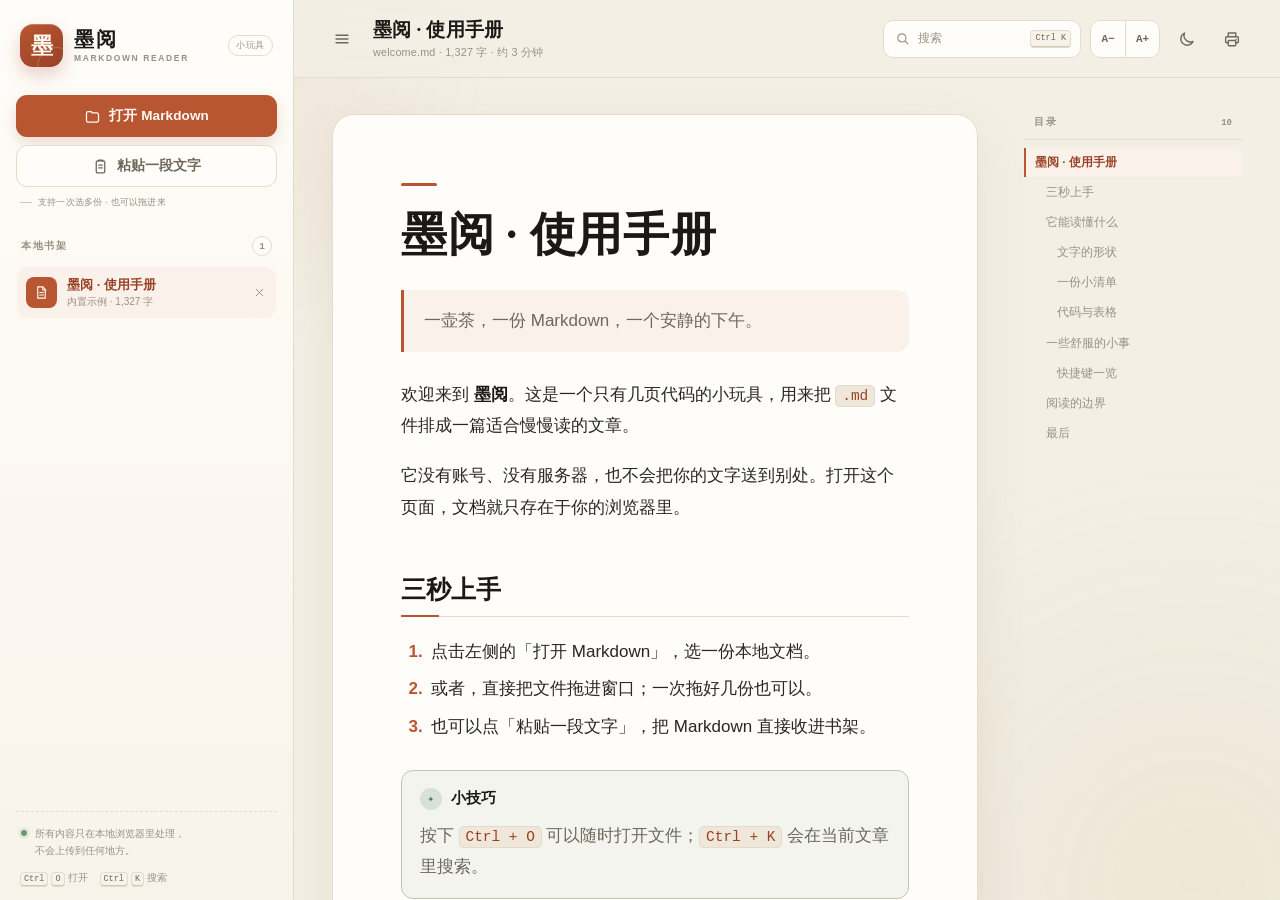
<file: demo/index.html>
<!DOCTYPE html>
<html lang="zh-CN" data-theme="light">
<head>
  <meta charset="UTF-8">
  <meta name="viewport" content="width=device-width, initial-scale=1">
  <meta name="theme-color" content="#f6f1e7">
  <meta name="description" content="墨阅：一个可以揣进口袋的 Markdown 阅读器。本地打开、拖拽或粘贴 Markdown，安静地读完。">
  <link rel="icon" href="favicon.svg" type="image/svg+xml">
  <title>墨阅 · 一个 Markdown 小玩具</title>
  <script>
    (function () {
      try {
        var saved = JSON.parse(localStorage.getItem('moyue.state.v1') || 'null');
        var theme = saved && saved.prefs && saved.prefs.theme;
        if (theme !== 'light' && theme !== 'dark') {
          theme = window.matchMedia && window.matchMedia('(prefers-color-scheme: dark)').matches ? 'dark' : 'light';
        }
        document.documentElement.dataset.theme = theme;
      } catch (error) {
        document.documentElement.dataset.theme = 'light';
      }
    })();
  </script>
  <link rel="stylesheet" href="css/style.css">
</head>
<body>
  <svg class="svg-sprite" xmlns="http://www.w3.org/2000/svg" aria-hidden="true">
    <symbol id="i-menu" viewBox="0 0 24 24"><path d="M4 7h16M4 12h16M4 17h16"/></symbol>
    <symbol id="i-folder" viewBox="0 0 24 24"><path d="M3.5 7.5A2.5 2.5 0 0 1 6 5h4l2 2h6a2.5 2.5 0 0 1 2.5 2.5v8A2.5 2.5 0 0 1 18 20H6a2.5 2.5 0 0 1-2.5-2.5z"/></symbol>
    <symbol id="i-paste" viewBox="0 0 24 24"><rect x="6" y="4" width="12" height="17" rx="2"/><path d="M9 4.5V3h6v1.5M9.5 10h5M9.5 14h5"/></symbol>
    <symbol id="i-search" viewBox="0 0 24 24"><circle cx="11" cy="11" r="6.5"/><path d="m16 16 4.5 4.5"/></symbol>
    <symbol id="i-sun" viewBox="0 0 24 24"><circle cx="12" cy="12" r="4"/><path d="M12 2.5v2M12 19.5v2M2.5 12h2M19.5 12h2M5.3 5.3l1.4 1.4M17.3 17.3l1.4 1.4M18.7 5.3l-1.4 1.4M6.7 17.3l-1.4 1.4"/></symbol>
    <symbol id="i-moon" viewBox="0 0 24 24"><path d="M20 15.2A8.5 8.5 0 0 1 8.8 4a8.5 8.5 0 1 0 11.2 11.2Z"/></symbol>
    <symbol id="i-printer" viewBox="0 0 24 24"><path d="M7 9V4h10v5M7 17H5a1.5 1.5 0 0 1-1.5-1.5v-5A1.5 1.5 0 0 1 5 9h14a1.5 1.5 0 0 1 1.5 1.5v5A1.5 1.5 0 0 1 19 17h-2"/><rect x="7" y="14" width="10" height="7" rx="1"/><path d="M17.5 12.5h.01"/></symbol>
    <symbol id="i-x" viewBox="0 0 24 24"><path d="m6 6 12 12M18 6 6 18"/></symbol>
    <symbol id="i-file" viewBox="0 0 24 24"><path d="M6 3h8l4 4v14H6z"/><path d="M14 3v5h5M9 12h6M9 16h6"/></symbol>
    <symbol id="i-arrow-up" viewBox="0 0 24 24"><path d="M12 20V5M6 11l6-6 6 6"/></symbol>
    <symbol id="i-book" viewBox="0 0 24 24"><path d="M4 5.5A2.5 2.5 0 0 1 6.5 3H11v18H6.5A2.5 2.5 0 0 1 4 18.5zM20 5.5A2.5 2.5 0 0 0 17.5 3H13v18h4.5a2.5 2.5 0 0 0 2.5-2.5z"/></symbol>
    <symbol id="i-sparkle" viewBox="0 0 24 24"><path d="m12 3 1.7 5.3L19 10l-5.3 1.7L12 17l-1.7-5.3L5 10l5.3-1.7zM18.5 16l.8 2.2 2.2.8-2.2.8-.8 2.2-.8-2.2-2.2-.8 2.2-.8z"/></symbol>
    <symbol id="i-command" viewBox="0 0 24 24"><path d="M9 6a3 3 0 1 0-3 3h12a3 3 0 1 0-3-3v12a3 3 0 1 0 3-3H6a3 3 0 1 0 3 3z"/></symbol>
    <symbol id="i-arrow-left" viewBox="0 0 24 24"><path d="M19 12H5M11 18l-6-6 6-6"/></symbol>
  </svg>

  <div class="app" id="app">
    <aside class="sidebar" id="sidebar" aria-label="文档书架">
      <div class="brand">
        <div class="brand-mark" aria-hidden="true"><span>墨</span></div>
        <div class="brand-copy">
          <span class="brand-name">墨阅</span>
          <span class="brand-sub">MARKDOWN READER</span>
        </div>
        <span class="brand-badge">小玩具</span>
      </div>

      <div class="side-actions">
        <button class="btn btn-primary" id="openFileBtn" type="button" title="可以一次选多份，也可以直接拖入窗口">
          <svg class="icon" aria-hidden="true"><use href="#i-folder"></use></svg>
          <span>打开 Markdown</span>
        </button>
        <button class="btn btn-ghost" id="pasteBtn" type="button">
          <svg class="icon" aria-hidden="true"><use href="#i-paste"></use></svg>
          <span>粘贴一段文字</span>
        </button>
        <p class="side-hint">支持一次选多份 · 也可以拖进来</p>
      </div>

      <div class="library-head">
        <span>本地书架</span>
        <span class="count" id="docCount">0</span>
      </div>
      <nav class="doc-list" id="docList" aria-label="已打开的文档"></nav>

      <div class="privacy-note">
        <span class="privacy-dot" aria-hidden="true"></span>
        <span>所有内容只在本地浏览器里处理，<br>不会上传到任何地方。</span>
      </div>
      <div class="side-footer">
        <span><kbd>Ctrl</kbd><kbd>O</kbd> 打开</span>
        <span><kbd>Ctrl</kbd><kbd>K</kbd> 搜索</span>
      </div>
    </aside>

    <button class="sidebar-backdrop" id="sidebarBackdrop" type="button" aria-label="收起侧栏" tabindex="-1"></button>

    <main class="workspace">
      <header class="topbar">
        <div class="topbar-left">
          <button class="icon-btn" id="sidebarToggle" type="button" aria-label="切换文档书架" title="切换侧栏 (Ctrl+B)">
            <svg class="icon" aria-hidden="true"><use href="#i-menu"></use></svg>
          </button>
          <div class="doc-heading">
            <h1 id="docTitle">墨阅</h1>
            <p id="docMeta">打开一份 Markdown，开始安静地读。</p>
          </div>
        </div>
        <div class="topbar-actions">
          <button class="search-pill" id="searchBtn" type="button" title="在文档中搜索 (Ctrl+K)">
            <svg class="icon" aria-hidden="true"><use href="#i-search"></use></svg>
            <span>搜索</span>
            <kbd>Ctrl K</kbd>
          </button>
          <div class="font-controls" aria-label="字号">
            <button type="button" id="fontDown" title="缩小字号" aria-label="缩小字号">A−</button>
            <button type="button" id="fontUp" title="放大字号" aria-label="放大字号">A+</button>
          </div>
          <button class="icon-btn" id="themeBtn" type="button" aria-label="切换深色主题" title="切换主题">
            <svg class="icon icon-moon" aria-hidden="true"><use href="#i-moon"></use></svg>
            <svg class="icon icon-sun" aria-hidden="true"><use href="#i-sun"></use></svg>
          </button>
          <button class="icon-btn" id="printBtn" type="button" aria-label="打印或导出 PDF" title="打印 / 导出 PDF">
            <svg class="icon" aria-hidden="true"><use href="#i-printer"></use></svg>
          </button>
        </div>
      </header>
      <div class="progress-track" aria-hidden="true"><div class="progress-bar" id="readingProgress"></div></div>

      <div class="scroll-area" id="scrollArea" tabindex="-1">
        <div class="reader-shell" id="readerShell">
          <div class="article-column">
            <article class="markdown-body" id="article" aria-label="文档内容"></article>
            <div class="doc-end" id="docEnd" hidden>
              <span class="end-rule"></span>
              <span class="end-text">读到这里了</span>
              <span class="end-rule"></span>
            </div>
          </div>
          <aside class="toc-panel" id="tocPanel" aria-label="文章目录"></aside>
        </div>

        <section class="empty-state" id="emptyState" hidden>
          <div class="empty-art" aria-hidden="true">
            <div class="empty-page page-back"></div>
            <div class="empty-page page-front">
              <span class="empty-line long"></span>
              <span class="empty-line"></span>
              <span class="empty-line short"></span>
              <span class="empty-stamp">MD</span>
            </div>
            <span class="empty-spark spark-a">✦</span>
            <span class="empty-spark spark-b">✧</span>
          </div>
          <p class="empty-kicker">你的书架还是空的</p>
          <h2>把一份 Markdown 放进来</h2>
          <p class="empty-text">拖拽文件到窗口，或者从本地打开。也可以直接粘贴一段文字，墨阅会把它排版成一篇好读的文章。</p>
          <div class="empty-actions">
            <button class="btn btn-primary" id="emptyOpenBtn" type="button">
              <svg class="icon" aria-hidden="true"><use href="#i-folder"></use></svg>
              打开文档
            </button>
            <button class="btn btn-ghost" id="emptySampleBtn" type="button">
              <svg class="icon" aria-hidden="true"><use href="#i-book"></use></svg>
              装回示例
            </button>
          </div>
        </section>
      </div>

      <button class="back-top" id="backTop" type="button" aria-label="回到顶部" title="回到顶部">
        <svg class="icon" aria-hidden="true"><use href="#i-arrow-up"></use></svg>
      </button>
    </main>
  </div>

  <div class="drop-overlay" id="dropOverlay" aria-hidden="true">
    <div class="drop-card">
      <div class="drop-icon"><svg class="icon" aria-hidden="true"><use href="#i-file"></use></svg></div>
      <strong>松手，收下这份 Markdown</strong>
      <span>支持 .md、.markdown、.txt 文件，可以一次放好几份。</span>
    </div>
  </div>

  <input type="file" id="fileInput" accept=".md,.markdown,.mdown,.mkd,.txt,text/markdown,text/plain" multiple hidden>

  <dialog class="dialog search-dialog" id="searchDialog" aria-labelledby="searchTitle">
    <div class="search-bar">
      <svg class="icon" aria-hidden="true"><use href="#i-search"></use></svg>
      <input id="searchInput" type="text" placeholder="在文章里找点什么…" autocomplete="off" spellcheck="false" aria-labelledby="searchTitle">
      <button class="kbd-close" id="searchCloseBtn" type="button" aria-label="关闭搜索">Esc</button>
    </div>
    <h2 class="visually-hidden" id="searchTitle">搜索文档</h2>
    <div class="search-results" id="searchResults"></div>
    <div class="dialog-hint"><span><kbd>↑</kbd><kbd>↓</kbd> 选择</span><span><kbd>Enter</kbd> 跳转</span><span><kbd>Esc</kbd> 关闭</span></div>
  </dialog>

  <dialog class="dialog paste-dialog" id="pasteDialog" aria-labelledby="pasteTitle">
    <form id="pasteForm">
      <div class="dialog-head">
        <div>
          <p class="dialog-kicker">NEW DOCUMENT</p>
          <h2 id="pasteTitle">粘贴一段 Markdown</h2>
        </div>
        <button class="icon-btn" id="pasteCloseBtn" type="button" aria-label="关闭">
          <svg class="icon" aria-hidden="true"><use href="#i-x"></use></svg>
        </button>
      </div>
      <label class="field">
        <span>标题 <em>可选，留空会从正文里找</em></span>
        <input id="pasteTitleInput" type="text" placeholder="比如：周五的读书笔记" maxlength="80">
      </label>
      <label class="field">
        <span>正文</span>
        <textarea id="pasteContent" rows="12" required placeholder="# 你好，墨阅&#10;&#10;把 Markdown 粘贴到这里，再按下「收进书架」。" spellcheck="false"></textarea>
      </label>
      <div class="dialog-actions">
        <button class="btn btn-ghost" id="pasteCancelBtn" type="button">取消</button>
        <button class="btn btn-primary" type="submit" id="pasteSubmitBtn">
          <svg class="icon" aria-hidden="true"><use href="#i-book"></use></svg>
          收进书架
        </button>
      </div>
      <p class="form-hint"><kbd>Ctrl</kbd><kbd>Enter</kbd> 快速保存</p>
    </form>
  </dialog>

  <div class="toast" id="toast" role="status" aria-live="polite">
    <span id="toastMessage"></span>
    <button id="toastAction" type="button" hidden></button>
  </div>

  <script src="js/sample.js"></script>
  <script src="js/markdown.js"></script>
  <script src="js/app.js"></script>
</body>
</html>
</file>
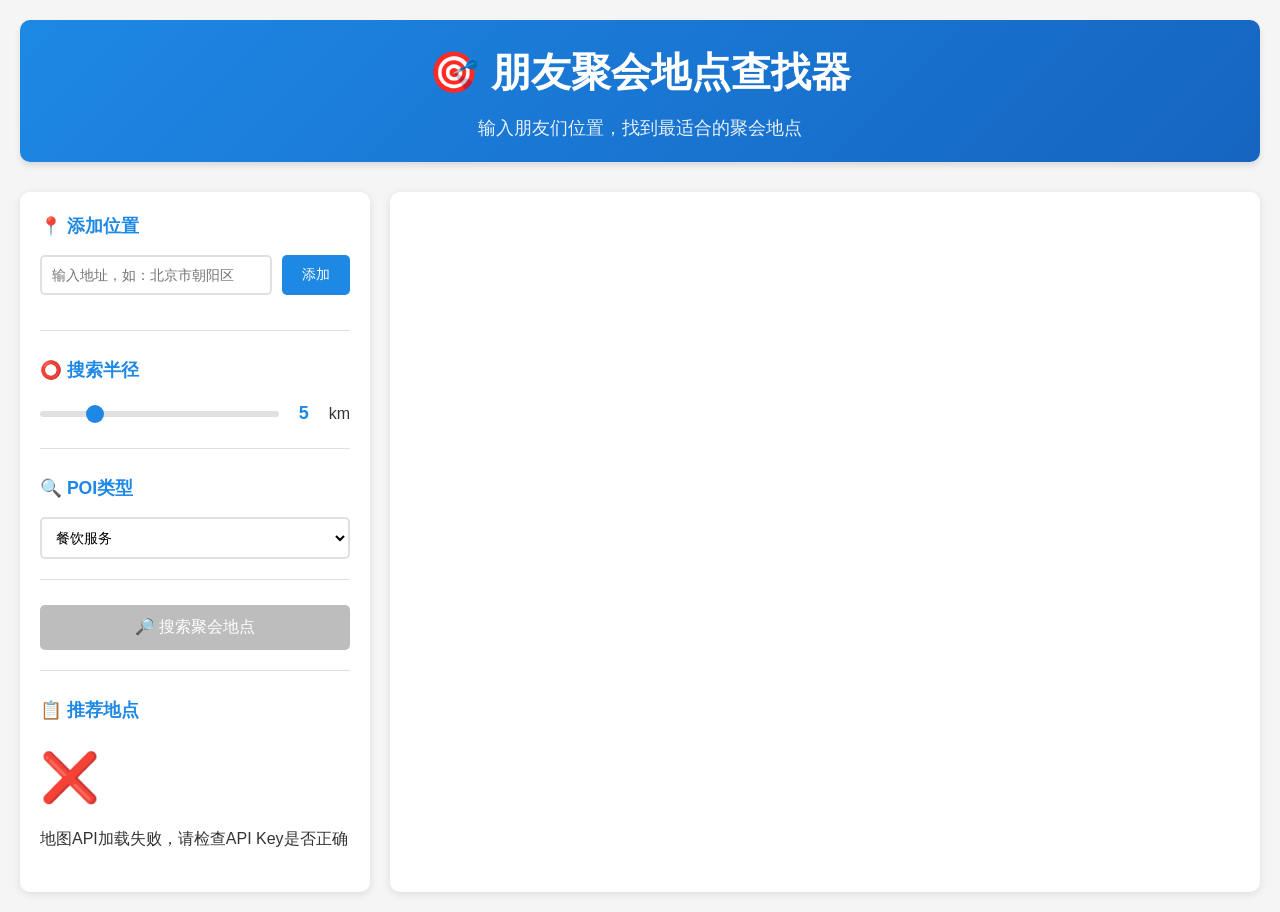
<file: meetup-finder/index.html>
<!DOCTYPE html>
<html lang="zh-CN">
<head>
    <meta charset="UTF-8">
    <meta name="viewport" content="width=device-width, initial-scale=1.0">
    <title>朋友聚会地点查找器</title>
    <link rel="stylesheet" href="css/style.css">
</head>
<body>
    <div class="container">
        <header class="header">
            <h1>🎯 朋友聚会地点查找器</h1>
            <p class="subtitle">输入朋友们位置，找到最适合的聚会地点</p>
        </header>

        <div class="main-content">
            <aside class="control-panel">
                <div class="panel-section">
                    <h3>📍 添加位置</h3>
                    <div class="input-group">
                        <input type="text" id="locationInput" placeholder="输入地址，如：北京市朝阳区" />
                        <button id="addLocationBtn" class="btn btn-primary">添加</button>
                    </div>
                    <div id="locationList" class="location-list"></div>
                </div>

                <div class="panel-section">
                    <h3>⭕ 搜索半径</h3>
                    <div class="radius-control">
                        <input type="range" id="radiusSlider" min="1" max="20" value="5" step="0.5" />
                        <span id="radiusValue">5</span> km
                    </div>
                </div>

                <div class="panel-section">
                    <h3>🔍 POI类型</h3>
                    <select id="poiType" class="select-input">
                        <option value="050000">餐饮服务</option>
                        <option value="060000">购物服务</option>
                        <option value="080500">咖啡馆</option>
                        <option value="080400">茶艺馆</option>
                        <option value="110000">风景名胜</option>
                    </select>
                </div>

                <div class="panel-section">
                    <button id="searchBtn" class="btn btn-search" disabled>
                        🔎 搜索聚会地点
                    </button>
                </div>

                <div class="panel-section">
                    <h3>📋 推荐地点</h3>
                    <div id="poiList" class="poi-list"></div>
                </div>
            </aside>

            <main class="map-container">
                <div id="mapContainer"></div>
                <div id="loading" class="loading">
                    <div class="spinner"></div>
                    <p>加载中...</p>
                </div>
            </main>
        </div>
    </div>

    <script src="js/utils.js"></script>
    <script src="js/map.js"></script>
    <script src="js/app.js"></script>
    <script>
        window.onload = function() {
            App.init();
        };
    </script>
</body>
</html>
</file>
<file: demo/css/style.css>
/* =========================================================
   墨阅 · Markdown Reader
   一个没有框架、没有外部依赖的 Markdown 阅读小玩具
   ========================================================= */

:root {
  --sidebar-w: 294px;
  --bg: #f4efe5;
  --surface: #fffdf9;
  --surface-soft: #f8f3ea;
  --surface-tint: #efe7d9;
  --ink: #2a2722;
  --ink-strong: #1b1916;
  --ink-soft: #6f675b;
  --ink-faint: #9a9082;
  --line: #e4dbcb;
  --line-strong: #d3c7b4;
  --accent: #b85632;
  --accent-strong: #984225;
  --accent-soft: #f5e3d9;
  --accent-wash: #fbf1eb;
  --gold: #b58a3c;
  --code-bg: #26231f;
  --code-ink: #f1e9dc;
  --code-dim: #a89c8b;
  --mark-bg: #f3dfa0;
  --mark-ink: #4b3a12;
  --shadow-soft: 0 18px 55px rgba(77, 57, 31, 0.08);
  --shadow-float: 0 14px 40px rgba(36, 27, 17, 0.16);
  --font-ui: "Segoe UI", "PingFang SC", "Hiragino Sans GB", "Microsoft YaHei", sans-serif;
  --font-display: "Iowan Old Style", "Palatino Linotype", "Noto Serif SC", "Songti SC", Georgia, serif;
  --font-read: "Segoe UI", "PingFang SC", "Hiragino Sans GB", "Microsoft YaHei", sans-serif;
  --font-mono: "Cascadia Code", "SFMono-Regular", "JetBrains Mono", Consolas, "Liberation Mono", monospace;
  --reading-size: 17px;
  --radius-lg: 22px;
  --ease: cubic-bezier(0.22, 1, 0.36, 1);
  color-scheme: light;
}

[data-theme="dark"] {
  --bg: #131312;
  --surface: #1a1917;
  --surface-soft: #211f1c;
  --surface-tint: #2a2723;
  --ink: #e9e3d8;
  --ink-strong: #faf6ee;
  --ink-soft: #a49b8c;
  --ink-faint: #7d7468;
  --line: #302c27;
  --line-strong: #3f3932;
  --accent: #df8a5f;
  --accent-strong: #f0a47c;
  --accent-soft: #3a291f;
  --accent-wash: #251e19;
  --gold: #d3aa60;
  --code-bg: #0d0d0c;
  --code-ink: #e8e1d5;
  --code-dim: #8f8678;
  --mark-bg: #5a4718;
  --mark-ink: #ffe9a8;
  --shadow-soft: 0 18px 55px rgba(0, 0, 0, 0.24);
  --shadow-float: 0 16px 48px rgba(0, 0, 0, 0.42);
  color-scheme: dark;
}

* {
  box-sizing: border-box;
}

html,
body {
  height: 100%;
}

body {
  margin: 0;
  overflow: hidden;
  background: var(--bg);
  color: var(--ink);
  font-family: var(--font-ui);
  font-size: 15px;
  -webkit-font-smoothing: antialiased;
  text-rendering: optimizeLegibility;
}

body::before {
  position: fixed;
  inset: 0;
  z-index: 0;
  pointer-events: none;
  content: "";
  background:
    radial-gradient(circle at 11% 3%, rgba(184, 86, 50, 0.075), transparent 26%),
    radial-gradient(circle at 93% 98%, rgba(181, 138, 60, 0.08), transparent 30%);
}

[data-theme="dark"] body::before {
  opacity: 0.75;
}

button,
input,
textarea {
  font: inherit;
  color: inherit;
}

button {
  cursor: pointer;
}

::selection {
  background: var(--accent);
  color: #fff;
}

:focus-visible {
  outline: 2px solid var(--accent);
  outline-offset: 2px;
}

[hidden] {
  display: none !important;
}

.svg-sprite {
  position: absolute;
  width: 0;
  height: 0;
  overflow: hidden;
}

.icon {
  width: 18px;
  height: 18px;
  flex: none;
  fill: none;
  stroke: currentColor;
  stroke-width: 1.8;
  stroke-linecap: round;
  stroke-linejoin: round;
}

.visually-hidden {
  position: absolute !important;
  width: 1px;
  height: 1px;
  padding: 0;
  margin: -1px;
  overflow: hidden;
  clip: rect(0, 0, 0, 0);
  white-space: nowrap;
  border: 0;
}

kbd {
  display: inline-block;
  padding: 1px 5px;
  border: 1px solid var(--line);
  border-bottom-color: var(--line-strong);
  border-radius: 4px;
  background: var(--surface-soft);
  color: var(--ink-soft);
  font-family: var(--font-mono);
  font-size: 0.76em;
  line-height: 1.45;
  box-shadow: 0 1px 0 var(--line);
}

/* ---------------------------------------------------------
   Layout
   --------------------------------------------------------- */

.app {
  position: relative;
  z-index: 1;
  display: flex;
  height: 100vh;
  height: 100dvh;
}

.sidebar {
  position: relative;
  z-index: 30;
  display: flex;
  flex: 0 0 var(--sidebar-w);
  flex-direction: column;
  width: var(--sidebar-w);
  padding: 22px 16px 14px;
  overflow: hidden;
  border-right: 1px solid var(--line);
  background:
    linear-gradient(180deg, var(--surface) 0%, var(--surface-soft) 100%);
  transition:
    margin-left 0.42s var(--ease),
    opacity 0.28s ease;
}

.app.sidebar-collapsed .sidebar {
  margin-left: calc(var(--sidebar-w) * -1);
  opacity: 0;
  pointer-events: none;
}

.workspace {
  position: relative;
  display: flex;
  flex: 1;
  flex-direction: column;
  min-width: 0;
  height: 100vh;
  height: 100dvh;
}

/* ---------------------------------------------------------
   Sidebar
   --------------------------------------------------------- */

.brand {
  display: flex;
  align-items: center;
  gap: 11px;
  padding: 2px 4px 0;
}

.brand-mark {
  position: relative;
  display: grid;
  width: 43px;
  height: 43px;
  flex: none;
  place-items: center;
  overflow: hidden;
  border-radius: 13px;
  background: linear-gradient(145deg, var(--accent) 0%, var(--accent-strong) 100%);
  box-shadow:
    inset 0 1px 0 rgba(255, 255, 255, 0.24),
    0 8px 18px rgba(152, 66, 37, 0.23);
  color: #fff8f0;
  font-family: var(--font-display);
  font-size: 22px;
  font-weight: 600;
}

.brand-mark::after {
  position: absolute;
  right: -14px;
  bottom: -20px;
  width: 38px;
  height: 38px;
  border: 1px solid rgba(255, 255, 255, 0.2);
  border-radius: 50%;
  content: "";
}

.brand-copy {
  display: flex;
  min-width: 0;
  flex-direction: column;
  gap: 2px;
}

.brand-name {
  color: var(--ink-strong);
  font-family: var(--font-display);
  font-size: 20px;
  font-weight: 600;
  letter-spacing: 0.1em;
  line-height: 1.15;
}

.brand-sub {
  color: var(--ink-faint);
  font-size: 8.5px;
  font-weight: 600;
  letter-spacing: 0.19em;
}

.brand-badge {
  margin-left: auto;
  padding: 3px 7px;
  border: 1px solid var(--line);
  border-radius: 99px;
  color: var(--ink-faint);
  font-size: 9px;
  letter-spacing: 0.08em;
  white-space: nowrap;
}

.side-actions {
  display: flex;
  flex-direction: column;
  gap: 8px;
  margin-top: 28px;
}

.side-hint {
  display: flex;
  align-items: center;
  gap: 6px;
  margin: 1px 4px 0;
  color: var(--ink-faint);
  font-size: 9.4px;
  letter-spacing: 0.02em;
}

.side-hint::before {
  width: 12px;
  height: 1px;
  background: var(--line-strong);
  content: "";
}

.btn {
  display: inline-flex;
  min-height: 42px;
  align-items: center;
  justify-content: center;
  gap: 8px;
  padding: 0 15px;
  border: 1px solid transparent;
  border-radius: 11px;
  font-size: 13.5px;
  font-weight: 600;
  letter-spacing: 0.01em;
  transition:
    transform 0.2s var(--ease),
    border-color 0.2s ease,
    background 0.2s ease,
    color 0.2s ease,
    box-shadow 0.2s ease;
}

.btn .icon {
  width: 17px;
  height: 17px;
}

.btn-primary {
  background: var(--accent);
  color: #fffaf5;
  box-shadow: 0 7px 16px rgba(152, 66, 37, 0.16);
}

.btn-primary:hover {
  background: var(--accent-strong);
  box-shadow: 0 9px 22px rgba(152, 66, 37, 0.24);
  transform: translateY(-1px);
}

.btn-ghost {
  border-color: var(--line);
  background: var(--surface);
  color: var(--ink-soft);
}

.btn-ghost:hover {
  border-color: var(--line-strong);
  background: var(--surface-tint);
  color: var(--ink);
  transform: translateY(-1px);
}

.btn:disabled,
.btn[disabled] {
  cursor: not-allowed;
  opacity: 0.45;
  transform: none;
  box-shadow: none;
}

.library-head {
  display: flex;
  align-items: center;
  justify-content: space-between;
  margin: 27px 5px 9px;
  color: var(--ink-faint);
  font-size: 10px;
  font-weight: 650;
  letter-spacing: 0.15em;
  text-transform: uppercase;
}

.count {
  display: inline-grid;
  min-width: 20px;
  height: 20px;
  place-items: center;
  padding: 0 6px;
  border: 1px solid var(--line);
  border-radius: 99px;
  background: var(--surface);
  color: var(--ink-faint);
  font-family: var(--font-mono);
  font-size: 9.5px;
  letter-spacing: 0;
}

.doc-list {
  display: flex;
  min-height: 0;
  flex: 1;
  flex-direction: column;
  gap: 3px;
  overflow-x: hidden;
  overflow-y: auto;
  padding: 2px 1px 8px;
  scrollbar-width: thin;
  scrollbar-color: var(--line-strong) transparent;
}

.doc-list::-webkit-scrollbar {
  width: 7px;
}

.doc-list::-webkit-scrollbar-thumb {
  border: 2px solid transparent;
  border-radius: 99px;
  background: var(--line-strong);
  background-clip: padding-box;
}

.doc-empty {
  padding: 18px 10px;
  color: var(--ink-faint);
  font-size: 12px;
  line-height: 1.7;
}

.doc-item {
  position: relative;
  display: flex;
  align-items: center;
  border-radius: 11px;
  transition: background 0.18s ease;
}

.doc-item:hover {
  background: var(--surface-tint);
}

.doc-item.is-active {
  background: var(--accent-wash);
}

.doc-open {
  display: flex;
  min-width: 0;
  flex: 1;
  align-items: center;
  gap: 10px;
  padding: 9px 33px 9px 9px;
  border: 0;
  border-radius: 11px;
  background: transparent;
  text-align: left;
}

.doc-icon {
  display: grid;
  width: 31px;
  height: 31px;
  flex: none;
  place-items: center;
  border: 1px solid var(--line);
  border-radius: 8px;
  background: var(--surface);
  color: var(--ink-faint);
  transition:
    background 0.18s ease,
    border-color 0.18s ease,
    color 0.18s ease;
}

.doc-icon .icon {
  width: 15px;
  height: 15px;
}

.doc-item.is-active .doc-icon {
  border-color: transparent;
  background: var(--accent);
  color: #fff9f3;
}

.doc-text {
  display: flex;
  min-width: 0;
  flex-direction: column;
  gap: 2px;
}

.doc-title {
  overflow: hidden;
  color: var(--ink);
  font-size: 12.8px;
  font-weight: 600;
  letter-spacing: 0.005em;
  line-height: 1.35;
  text-overflow: ellipsis;
  white-space: nowrap;
}

.doc-item.is-active .doc-title {
  color: var(--accent-strong);
}

.doc-sub {
  overflow: hidden;
  color: var(--ink-faint);
  font-size: 10px;
  line-height: 1.4;
  text-overflow: ellipsis;
  white-space: nowrap;
}

.doc-remove {
  position: absolute;
  top: 50%;
  right: 4px;
  display: grid;
  width: 26px;
  height: 26px;
  place-items: center;
  border: 0;
  border-radius: 7px;
  background: transparent;
  color: var(--ink-faint);
  opacity: 0;
  pointer-events: none;
  transform: translateY(-50%);
  transition:
    background 0.18s ease,
    color 0.18s ease,
    opacity 0.18s ease;
}

.doc-remove .icon {
  width: 13px;
  height: 13px;
}

.doc-item:hover .doc-remove,
.doc-item:focus-within .doc-remove,
.doc-item.is-active .doc-remove {
  opacity: 1;
  pointer-events: auto;
}

.doc-remove:hover {
  background: var(--accent-soft);
  color: var(--accent-strong);
}

.privacy-note {
  display: flex;
  align-items: flex-start;
  gap: 8px;
  margin-top: 7px;
  padding: 13px 5px 12px;
  border-top: 1px dashed var(--line);
  color: var(--ink-faint);
  font-size: 10.2px;
  line-height: 1.7;
}

.privacy-dot {
  width: 6px;
  height: 6px;
  flex: none;
  margin-top: 5px;
  border-radius: 50%;
  background: #6b9b72;
  box-shadow: 0 0 0 3px rgba(107, 155, 114, 0.11);
}

.side-footer {
  display: flex;
  align-items: center;
  gap: 12px;
  padding: 0 4px;
  color: var(--ink-faint);
  font-size: 9.8px;
  white-space: nowrap;
}

.side-footer span {
  display: inline-flex;
  align-items: center;
  gap: 3px;
}

.side-footer kbd {
  padding: 0 3px;
  font-size: 8.5px;
}

.sidebar-backdrop {
  display: none;
}

/* ---------------------------------------------------------
   Topbar
   --------------------------------------------------------- */

.topbar {
  position: relative;
  z-index: 20;
  display: flex;
  min-height: 78px;
  flex: none;
  align-items: center;
  justify-content: space-between;
  gap: 20px;
  padding: 14px 28px;
  border-bottom: 1px solid var(--line);
  background: color-mix(in srgb, var(--bg) 84%, transparent);
  backdrop-filter: blur(18px) saturate(1.1);
}

.topbar-left {
  display: flex;
  min-width: 0;
  align-items: center;
  gap: 11px;
}

.icon-btn {
  display: inline-grid;
  width: 40px;
  height: 40px;
  flex: none;
  place-items: center;
  border: 1px solid transparent;
  border-radius: 11px;
  background: transparent;
  color: var(--ink-soft);
  transition:
    background 0.18s ease,
    border-color 0.18s ease,
    color 0.18s ease;
}

.icon-btn:hover {
  border-color: var(--line);
  background: var(--surface);
  color: var(--ink);
}

.icon-btn:disabled {
  cursor: default;
  opacity: 0.38;
}

.icon-btn:disabled:hover {
  border-color: transparent;
  background: transparent;
}

[data-theme="light"] .icon-sun,
[data-theme="dark"] .icon-moon {
  display: none;
}

[data-theme="dark"] .icon-sun {
  display: block;
}

.doc-heading {
  min-width: 0;
}

.doc-heading h1 {
  max-width: min(44vw, 660px);
  margin: 0;
  overflow: hidden;
  color: var(--ink-strong);
  font-family: var(--font-display);
  font-size: 19px;
  font-weight: 600;
  letter-spacing: 0.012em;
  line-height: 1.35;
  text-overflow: ellipsis;
  white-space: nowrap;
}

.doc-heading p {
  max-width: min(48vw, 700px);
  margin: 3px 0 0;
  overflow: hidden;
  color: var(--ink-faint);
  font-size: 10.8px;
  letter-spacing: 0.018em;
  line-height: 1.4;
  text-overflow: ellipsis;
  white-space: nowrap;
}

.topbar-actions {
  display: flex;
  flex: none;
  align-items: center;
  gap: 5px;
}

.search-pill {
  display: flex;
  width: 198px;
  height: 38px;
  align-items: center;
  gap: 8px;
  margin-right: 4px;
  padding: 0 9px 0 11px;
  border: 1px solid var(--line);
  border-radius: 10px;
  background: var(--surface);
  color: var(--ink-faint);
  font-size: 12px;
  text-align: left;
  transition:
    border-color 0.18s ease,
    box-shadow 0.18s ease;
}

.search-pill:hover {
  border-color: var(--line-strong);
  box-shadow: 0 4px 14px rgba(77, 57, 31, 0.05);
}

.search-pill .icon {
  width: 15px;
  height: 15px;
}

.search-pill span {
  flex: 1;
}

.search-pill kbd {
  padding: 1px 4px;
  font-size: 8.5px;
}

.search-pill:disabled {
  cursor: default;
  opacity: 0.45;
}

.font-controls {
  display: flex;
  height: 38px;
  align-items: center;
  margin-right: 2px;
  border: 1px solid var(--line);
  border-radius: 10px;
  background: var(--surface);
  overflow: hidden;
}

.font-controls button {
  width: 34px;
  height: 100%;
  padding: 0;
  border: 0;
  background: transparent;
  color: var(--ink-soft);
  font-family: var(--font-mono);
  font-size: 11px;
  font-weight: 700;
  transition:
    background 0.18s ease,
    color 0.18s ease;
}

.font-controls button + button {
  border-left: 1px solid var(--line);
}

.font-controls button:hover {
  background: var(--surface-tint);
  color: var(--accent-strong);
}

.font-controls button:disabled {
  cursor: default;
  color: var(--line-strong);
}

.progress-track {
  position: relative;
  z-index: 19;
  height: 2px;
  flex: none;
  background: transparent;
}

.progress-bar {
  width: 100%;
  height: 100%;
  background: linear-gradient(90deg, var(--accent), var(--gold));
  transform: scaleX(0);
  transform-origin: 0 50%;
  transition: transform 0.08s linear;
}

/* ---------------------------------------------------------
   Reading area
   --------------------------------------------------------- */

.scroll-area {
  position: relative;
  flex: 1;
  overflow-x: hidden;
  overflow-y: auto;
  outline: none;
  scrollbar-width: thin;
  scrollbar-color: var(--line-strong) transparent;
}

.scroll-area::-webkit-scrollbar {
  width: 11px;
}

.scroll-area::-webkit-scrollbar-thumb {
  border: 3px solid var(--bg);
  border-radius: 99px;
  background: var(--line-strong);
  background-clip: padding-box;
}

.scroll-area::-webkit-scrollbar-thumb:hover {
  background: var(--ink-faint);
  background-clip: padding-box;
}

.reader-shell {
  display: grid;
  width: 100%;
  max-width: 1190px;
  grid-template-columns: minmax(0, 820px) 218px;
  gap: 46px;
  align-items: start;
  justify-content: center;
  margin: 0 auto;
  padding: 34px 38px 110px;
}

.reader-shell.no-toc {
  grid-template-columns: minmax(0, 820px);
}

.article-column {
  min-width: 0;
}

.markdown-body {
  min-height: 340px;
  padding: clamp(34px, 5.4vw, 68px);
  border: 1px solid var(--line);
  border-radius: var(--radius-lg);
  background: var(--surface);
  box-shadow: var(--shadow-soft);
  color: var(--ink);
  font-family: var(--font-read);
  font-size: var(--reading-size);
  line-height: 1.86;
  overflow-wrap: break-word;
}

.markdown-body.is-entering {
  animation: paper-in 0.58s var(--ease) both;
}

@keyframes paper-in {
  from {
    opacity: 0;
    transform: translateY(12px);
  }
  to {
    opacity: 1;
    transform: translateY(0);
  }
}

.markdown-body > :first-child {
  margin-top: 0 !important;
}

.markdown-body > :last-child {
  margin-bottom: 0 !important;
}

.markdown-body h1,
.markdown-body h2,
.markdown-body h3,
.markdown-body h4,
.markdown-body h5,
.markdown-body h6 {
  position: relative;
  color: var(--ink-strong);
  font-weight: 650;
  line-height: 1.35;
  scroll-margin-top: 26px;
}

.markdown-body h1 {
  margin: 0 0 1.35rem;
  font-family: var(--font-display);
  font-size: clamp(2rem, 4.4vw, 2.85rem);
  font-weight: 600;
  letter-spacing: 0.012em;
  line-height: 1.2;
}

.markdown-body h1::before {
  display: block;
  width: 36px;
  height: 3px;
  margin-bottom: 22px;
  border-radius: 2px;
  background: var(--accent);
  content: "";
}

.markdown-body h1 + p {
  color: var(--ink-soft);
  font-size: 1.055em;
}

.markdown-body h2 {
  margin: 3.1rem 0 1.1rem;
  padding-bottom: 0.62rem;
  border-bottom: 1px solid var(--line);
  font-size: 1.45em;
  letter-spacing: 0.006em;
}

.markdown-body h2::after {
  position: absolute;
  bottom: -1px;
  left: 0;
  width: 38px;
  height: 2px;
  background: var(--accent);
  content: "";
}

.markdown-body h3 {
  margin: 2.35rem 0 0.75rem;
  font-size: 1.19em;
}

.markdown-body h4 {
  margin: 2rem 0 0.55rem;
  font-size: 1.055em;
}

.markdown-body h5,
.markdown-body h6 {
  margin: 1.7rem 0 0.45rem;
  color: var(--ink-soft);
  font-size: 0.98em;
  letter-spacing: 0.03em;
}

.heading-anchor {
  position: absolute;
  top: 0.14em;
  left: -1.25em;
  color: var(--accent);
  font-family: var(--font-mono);
  font-size: 0.67em;
  font-weight: 500;
  opacity: 0;
  text-decoration: none;
  transition: opacity 0.18s ease;
}

.markdown-body h1 .heading-anchor {
  top: 0.35em;
  left: -0.95em;
}

.markdown-body h1:hover .heading-anchor,
.markdown-body h2:hover .heading-anchor,
.markdown-body h3:hover .heading-anchor,
.markdown-body h4:hover .heading-anchor,
.markdown-body h5:hover .heading-anchor,
.markdown-body h6:hover .heading-anchor,
.heading-anchor:focus-visible {
  opacity: 0.72;
}

.markdown-body p {
  margin: 1.08em 0;
}

.markdown-body strong {
  color: var(--ink-strong);
  font-weight: 650;
}

.markdown-body em {
  color: var(--ink-soft);
}

.markdown-body mark {
  padding: 0.08em 0.26em;
  border-radius: 4px;
  background: var(--mark-bg);
  color: var(--mark-ink);
  box-decoration-break: clone;
  -webkit-box-decoration-break: clone;
}

.markdown-body del {
  color: var(--ink-faint);
  text-decoration-color: var(--ink-faint);
}

.markdown-body a {
  color: var(--accent-strong);
  text-decoration: underline;
  text-decoration-color: color-mix(in srgb, var(--accent) 42%, transparent);
  text-decoration-thickness: 1px;
  text-underline-offset: 3px;
  transition:
    color 0.18s ease,
    text-decoration-color 0.18s ease;
}

.markdown-body a:hover {
  color: var(--accent);
  text-decoration-color: var(--accent);
  text-decoration-thickness: 2px;
}

.markdown-body blockquote {
  margin: 1.7rem 0;
  padding: 15px 20px;
  border-left: 3px solid var(--accent);
  border-radius: 0 12px 12px 0;
  background: var(--accent-wash);
  color: var(--ink-soft);
}

.markdown-body blockquote > :first-child {
  margin-top: 0;
}

.markdown-body blockquote > :last-child {
  margin-bottom: 0;
}

/* Callouts */
.callout {
  --callout-color: var(--accent);
  margin: 1.75rem 0;
  padding: 14px 18px 15px;
  border: 1px solid color-mix(in srgb, var(--callout-color) 22%, var(--line));
  border-radius: 12px;
  background: color-mix(in srgb, var(--callout-color) 7%, var(--surface));
}

.callout-tip {
  --callout-color: #4f7a5b;
}

.callout-important {
  --callout-color: #9a6b1f;
}

.callout-warning {
  --callout-color: #b9682a;
}

.callout-caution {
  --callout-color: #a63f3f;
}

.callout-head {
  display: flex;
  align-items: center;
  gap: 9px;
  margin-bottom: 7px;
  color: var(--ink-strong);
  font-size: 0.87em;
  font-weight: 650;
  letter-spacing: 0.015em;
}

.callout-icon {
  display: inline-grid;
  width: 22px;
  height: 22px;
  place-items: center;
  border-radius: 50%;
  background: color-mix(in srgb, var(--callout-color) 16%, transparent);
  color: var(--callout-color);
  font-family: var(--font-mono);
  font-size: 11px;
  font-weight: 700;
}

.callout-body > :first-child {
  margin-top: 0;
}

.callout-body > :last-child {
  margin-bottom: 0;
}

.callout-body {
  color: var(--ink-soft);
}

/* Lists */
.markdown-body ul,
.markdown-body ol {
  margin: 1.1em 0;
  padding-left: 1.55em;
}

.markdown-body li {
  margin: 0.34em 0;
  padding-left: 0.22em;
}

.markdown-body li::marker {
  color: var(--accent);
  font-weight: 600;
}

.markdown-body li > ul,
.markdown-body li > ol {
  margin: 0.35em 0;
}

.markdown-body ul.deep-nest,
.markdown-body ol.deep-nest,
.markdown-body ul.deep-nest.has-tasks,
.markdown-body ol.deep-nest.has-tasks {
  padding-left: 0;
}

.markdown-body ul.deep-nest > li,
.markdown-body ol.deep-nest > li {
  padding-left: 0;
}

.markdown-body ul.tight > li > p,
.markdown-body ol.tight > li > p {
  margin: 0;
}

.markdown-body ul.has-tasks,
.markdown-body ol.has-tasks {
  padding-left: 0.1em;
  list-style: none;
}

.markdown-body li.task-item {
  display: flex;
  align-items: flex-start;
  gap: 10px;
  padding-left: 0;
  list-style: none;
}

.task-box {
  display: inline-grid;
  width: 18px;
  height: 18px;
  flex: none;
  place-items: center;
  margin-top: 0.34em;
  border: 1.5px solid var(--line-strong);
  border-radius: 5px;
  background: transparent;
  color: #fff;
  font-size: 11px;
  font-weight: 700;
  line-height: 1;
}

.task-box.is-done {
  border-color: var(--accent);
  background: var(--accent);
}

.task-content {
  min-width: 0;
  flex: 1;
}

.task-content > :first-child {
  margin-top: 0;
}

.task-content > :last-child {
  margin-bottom: 0;
}

/* Code */
.markdown-body code {
  padding: 0.13em 0.4em;
  border: 1px solid var(--line);
  border-radius: 5px;
  background: var(--surface-tint);
  color: var(--accent-strong);
  font-family: var(--font-mono);
  font-size: 0.85em;
}

.code-block {
  margin: 1.75rem 0;
  overflow: hidden;
  border: 1px solid rgba(255, 255, 255, 0.07);
  border-radius: 13px;
  background: var(--code-bg);
  box-shadow: 0 16px 40px rgba(25, 20, 14, 0.12);
}

.code-head {
  display: flex;
  align-items: center;
  justify-content: space-between;
  padding: 8px 13px 8px 16px;
  border-bottom: 1px solid rgba(255, 255, 255, 0.075);
  background: rgba(255, 255, 255, 0.035);
}

.code-lang {
  color: var(--code-dim);
  font-family: var(--font-mono);
  font-size: 9.5px;
  font-weight: 600;
  letter-spacing: 0.13em;
  text-transform: uppercase;
}

.code-copy {
  padding: 3px 8px;
  border: 1px solid rgba(255, 255, 255, 0.13);
  border-radius: 6px;
  background: transparent;
  color: var(--code-dim);
  font-size: 10px;
  letter-spacing: 0.04em;
  transition:
    border-color 0.18s ease,
    color 0.18s ease,
    background 0.18s ease;
}

.code-copy:hover {
  border-color: rgba(255, 255, 255, 0.28);
  background: rgba(255, 255, 255, 0.06);
  color: var(--code-ink);
}

.code-copy.is-copied {
  border-color: rgba(119, 171, 124, 0.5);
  color: #a9d4ad;
}

.code-block pre {
  margin: 0;
  padding: 18px 20px 20px;
  overflow-x: auto;
  scrollbar-width: thin;
  scrollbar-color: #4a443b transparent;
}

.code-block pre::-webkit-scrollbar {
  height: 8px;
}

.code-block pre::-webkit-scrollbar-thumb {
  border-radius: 99px;
  background: #4a443b;
}

.code-block code {
  padding: 0;
  border: 0;
  border-radius: 0;
  background: none;
  color: var(--code-ink);
  font-family: var(--font-mono);
  font-size: 0.82em;
  line-height: 1.72;
  tab-size: 2;
}

.code-block code .token {
  color: inherit;
}

/* Tables */
.markdown-body .table-wrap {
  margin: 1.75rem 0;
  overflow-x: auto;
  border: 1px solid var(--line);
  border-radius: 12px;
  background: var(--surface);
}

.markdown-body table {
  width: 100%;
  border-collapse: collapse;
  font-size: 0.92em;
}

.markdown-body th {
  padding: 11px 14px;
  border-bottom: 1px solid var(--line-strong);
  background: var(--surface-soft);
  color: var(--ink-strong);
  font-size: 0.88em;
  font-weight: 650;
  letter-spacing: 0.015em;
  text-align: left;
  white-space: nowrap;
}

.markdown-body td {
  padding: 10px 14px;
  border-top: 1px solid var(--line);
  color: var(--ink-soft);
  vertical-align: top;
}

.markdown-body tbody tr:first-child td {
  border-top: 0;
}

.markdown-body tbody tr:hover {
  background: var(--accent-wash);
}

/* Images and rules */
.markdown-body img {
  display: block;
  max-width: 100%;
  height: auto;
  margin: 1.6rem auto;
  border: 1px solid var(--line);
  border-radius: 12px;
  box-shadow: 0 12px 32px rgba(36, 27, 17, 0.1);
}

.markdown-body p > img:only-child {
  margin: 1.9rem auto;
}

.markdown-body hr {
  position: relative;
  height: 1px;
  margin: 3rem 0;
  border: 0;
  background: linear-gradient(to right, transparent, var(--line-strong), transparent);
  overflow: visible;
}

.markdown-body hr::after {
  position: absolute;
  top: 50%;
  left: 50%;
  padding: 0 11px;
  background: var(--surface);
  color: var(--accent);
  content: "✦";
  font-size: 11px;
  transform: translate(-50%, -50%);
}

/* Search highlight */
.search-flash {
  animation: search-flash 1.8s ease both;
}

@keyframes search-flash {
  0%,
  22% {
    background-color: var(--mark-bg);
    box-shadow: 0 0 0 4px var(--mark-bg);
    border-radius: 4px;
  }
  100% {
    background-color: transparent;
    box-shadow: 0 0 0 4px transparent;
  }
}

/* ---------------------------------------------------------
   Table of contents
   --------------------------------------------------------- */

.toc-panel {
  position: sticky;
  top: 26px;
  max-height: calc(100dvh - 160px);
  padding-top: 2px;
  overflow-y: auto;
  scrollbar-width: thin;
  scrollbar-color: var(--line-strong) transparent;
}

.toc-panel::-webkit-scrollbar {
  width: 6px;
}

.toc-panel::-webkit-scrollbar-thumb {
  border-radius: 99px;
  background: var(--line-strong);
}

.toc-head {
  display: flex;
  align-items: center;
  justify-content: space-between;
  margin-bottom: 8px;
  padding: 0 10px 10px;
  border-bottom: 1px solid var(--line);
  color: var(--ink-faint);
  font-size: 9.5px;
  font-weight: 650;
  letter-spacing: 0.16em;
  text-transform: uppercase;
}

.toc-count {
  color: var(--ink-faint);
  font-family: var(--font-mono);
  font-size: 9px;
  letter-spacing: 0;
}

.toc-nav {
  display: flex;
  flex-direction: column;
  gap: 1px;
}

.toc-link {
  display: block;
  padding: 6px 9px 6px calc(9px + var(--depth, 0) * 11px);
  overflow: hidden;
  border-left: 2px solid transparent;
  border-radius: 0 7px 7px 0;
  color: var(--ink-faint);
  font-size: 11.8px;
  line-height: 1.45;
  text-decoration: none;
  text-overflow: ellipsis;
  white-space: nowrap;
  transition:
    background 0.16s ease,
    border-color 0.16s ease,
    color 0.16s ease;
}

.toc-link:hover {
  background: var(--surface-tint);
  color: var(--ink);
}

.toc-link.is-active {
  border-left-color: var(--accent);
  background: var(--accent-wash);
  color: var(--accent-strong);
  font-weight: 600;
}

.doc-end {
  display: flex;
  align-items: center;
  justify-content: center;
  gap: 15px;
  margin-top: 34px;
  color: var(--ink-faint);
  font-size: 10px;
  letter-spacing: 0.17em;
}

.end-rule {
  width: 46px;
  height: 1px;
  background: var(--line-strong);
}

.end-text {
  white-space: nowrap;
}

.back-top {
  position: absolute;
  right: 27px;
  bottom: 24px;
  z-index: 16;
  display: grid;
  width: 42px;
  height: 42px;
  place-items: center;
  border: 1px solid var(--line);
  border-radius: 50%;
  background: var(--surface);
  color: var(--ink-soft);
  box-shadow: 0 10px 26px rgba(77, 57, 31, 0.12);
  opacity: 0;
  pointer-events: none;
  transform: translateY(9px);
  transition:
    opacity 0.22s ease,
    transform 0.22s var(--ease),
    border-color 0.18s ease,
    color 0.18s ease;
}

.back-top.is-visible {
  opacity: 1;
  pointer-events: auto;
  transform: translateY(0);
}

.back-top:hover {
  border-color: var(--line-strong);
  color: var(--accent);
}

/* ---------------------------------------------------------
   Empty state
   --------------------------------------------------------- */

.empty-state {
  display: flex;
  min-height: calc(100dvh - 82px);
  flex-direction: column;
  align-items: center;
  justify-content: center;
  padding: 46px 30px 90px;
  text-align: center;
  animation: empty-in 0.6s var(--ease) both;
}

@keyframes empty-in {
  from {
    opacity: 0;
    transform: translateY(12px);
  }
  to {
    opacity: 1;
    transform: translateY(0);
  }
}

.empty-art {
  position: relative;
  width: 198px;
  height: 158px;
  margin-bottom: 18px;
}

.empty-page {
  position: absolute;
  width: 120px;
  height: 144px;
  border: 1px solid var(--line);
  border-radius: 12px;
  background: var(--surface);
  box-shadow: 0 16px 38px rgba(77, 57, 31, 0.1);
}

.page-back {
  top: 8px;
  left: 55px;
  background: var(--surface-tint);
  transform: rotate(8deg);
}

.page-front {
  top: 0;
  left: 28px;
  display: flex;
  flex-direction: column;
  gap: 10px;
  padding: 27px 20px;
  transform: rotate(-6deg);
}

.empty-line {
  display: block;
  width: 64%;
  height: 5px;
  border-radius: 3px;
  background: var(--line);
}

.empty-line.long {
  width: 86%;
  margin-top: 4px;
  background: var(--line-strong);
}

.empty-line.short {
  width: 48%;
}

.empty-stamp {
  position: absolute;
  right: 13px;
  bottom: 12px;
  padding: 4px 6px;
  border: 1.5px solid var(--accent);
  border-radius: 5px;
  color: var(--accent);
  font-family: var(--font-mono);
  font-size: 10px;
  font-weight: 700;
  letter-spacing: 0.12em;
  transform: rotate(-8deg);
}

.empty-spark {
  position: absolute;
  color: var(--accent);
  font-size: 18px;
  animation: float-spark 4s ease-in-out infinite;
}

.spark-a {
  top: 16px;
  left: 6px;
}

.spark-b {
  right: 1px;
  bottom: 30px;
  color: var(--gold);
  font-size: 14px;
  animation-delay: -2s;
}

@keyframes float-spark {
  0%,
  100% {
    transform: translateY(0) rotate(0);
    opacity: 0.72;
  }
  50% {
    transform: translateY(-7px) rotate(8deg);
    opacity: 1;
  }
}

.empty-kicker {
  margin: 0 0 7px;
  color: var(--accent);
  font-size: 10px;
  font-weight: 650;
  letter-spacing: 0.2em;
  text-transform: uppercase;
}

.empty-state h2 {
  margin: 0;
  color: var(--ink-strong);
  font-family: var(--font-display);
  font-size: clamp(26px, 3.5vw, 34px);
  font-weight: 600;
  letter-spacing: 0.02em;
}

.empty-text {
  max-width: 530px;
  margin: 13px 0 0;
  color: var(--ink-soft);
  font-size: 13.2px;
  line-height: 1.85;
}

.empty-actions {
  display: flex;
  gap: 9px;
  margin-top: 24px;
}

.empty-actions .btn {
  padding: 0 20px;
}

/* ---------------------------------------------------------
   Drop overlay
   --------------------------------------------------------- */

.drop-overlay {
  position: fixed;
  inset: 0;
  z-index: 120;
  display: grid;
  place-items: center;
  padding: 24px;
  background: rgba(22, 18, 13, 0.52);
  backdrop-filter: blur(9px);
  opacity: 0;
  visibility: hidden;
  transition:
    opacity 0.22s ease,
    visibility 0.22s ease;
}

.drop-overlay.is-visible {
  opacity: 1;
  visibility: visible;
}

.drop-card {
  display: flex;
  width: min(440px, 100%);
  flex-direction: column;
  align-items: center;
  padding: 42px 34px;
  border: 1px dashed color-mix(in srgb, var(--accent) 48%, var(--line));
  border-radius: 24px;
  background: var(--surface);
  box-shadow: 0 30px 90px rgba(0, 0, 0, 0.28);
  text-align: center;
  transform: translateY(9px) scale(0.97);
  transition: transform 0.28s var(--ease);
}

.drop-overlay.is-visible .drop-card {
  transform: translateY(0) scale(1);
}

.drop-icon {
  display: grid;
  width: 58px;
  height: 58px;
  place-items: center;
  margin-bottom: 17px;
  border-radius: 17px;
  background: var(--accent-soft);
  color: var(--accent);
}

.drop-icon .icon {
  width: 26px;
  height: 26px;
}

.drop-card strong {
  color: var(--ink-strong);
  font-family: var(--font-display);
  font-size: 21px;
  font-weight: 600;
}

.drop-card span {
  margin-top: 8px;
  color: var(--ink-soft);
  font-size: 12px;
  line-height: 1.75;
}

/* ---------------------------------------------------------
   Dialogs
   --------------------------------------------------------- */

.dialog {
  width: min(720px, calc(100vw - 40px));
  padding: 0;
  border: 1px solid var(--line);
  border-radius: 18px;
  background: var(--surface);
  color: var(--ink);
  box-shadow: 0 34px 100px rgba(20, 15, 10, 0.3);
  overflow: hidden;
}

.dialog[open] {
  animation: dialog-in 0.26s var(--ease) both;
}

.dialog::backdrop {
  background: rgba(20, 16, 11, 0.45);
  backdrop-filter: blur(5px);
}

@keyframes dialog-in {
  from {
    opacity: 0;
    transform: translateY(-8px) scale(0.985);
  }
  to {
    opacity: 1;
    transform: translateY(0) scale(1);
  }
}

.search-dialog {
  margin: 12vh auto auto;
}

.search-bar {
  display: flex;
  align-items: center;
  gap: 11px;
  padding: 17px 18px;
  border-bottom: 1px solid var(--line);
}

.search-bar > .icon {
  width: 19px;
  height: 19px;
  color: var(--accent);
}

.search-bar input {
  min-width: 0;
  flex: 1;
  padding: 2px 0;
  border: 0;
  outline: 0;
  background: transparent;
  color: var(--ink-strong);
  font-size: 16px;
  letter-spacing: 0.01em;
}

.search-bar input::placeholder {
  color: var(--ink-faint);
}

.kbd-close {
  padding: 3px 7px;
  border: 1px solid var(--line);
  border-radius: 5px;
  background: var(--surface-soft);
  color: var(--ink-faint);
  font-family: var(--font-mono);
  font-size: 9px;
}

.search-results {
  max-height: min(50vh, 430px);
  overflow-y: auto;
  padding: 7px;
  scrollbar-width: thin;
  scrollbar-color: var(--line-strong) transparent;
}

.search-results::-webkit-scrollbar {
  width: 8px;
}

.search-results::-webkit-scrollbar-thumb {
  border: 2px solid transparent;
  border-radius: 99px;
  background: var(--line-strong);
  background-clip: padding-box;
}

.search-result {
  display: flex;
  width: 100%;
  align-items: flex-start;
  gap: 11px;
  padding: 10px 11px;
  border: 0;
  border-radius: 10px;
  background: transparent;
  text-align: left;
  transition: background 0.14s ease;
}

.search-result:hover,
.search-result.is-active {
  background: var(--accent-wash);
}

.result-badge {
  display: grid;
  width: 28px;
  height: 28px;
  flex: none;
  place-items: center;
  margin-top: 1px;
  border: 1px solid var(--line);
  border-radius: 7px;
  background: var(--surface);
  color: var(--ink-faint);
  font-family: var(--font-mono);
  font-size: 9px;
  font-weight: 700;
  letter-spacing: 0.02em;
}

.search-result.is-active .result-badge {
  border-color: color-mix(in srgb, var(--accent) 30%, var(--line));
  color: var(--accent);
}

.result-main {
  display: flex;
  min-width: 0;
  flex: 1;
  flex-direction: column;
  gap: 2px;
}

.result-label {
  overflow: hidden;
  color: var(--ink-faint);
  font-size: 10px;
  line-height: 1.45;
  text-overflow: ellipsis;
  white-space: nowrap;
}

.result-snippet {
  color: var(--ink-soft);
  font-size: 12.8px;
  line-height: 1.55;
}

.result-snippet mark {
  padding: 0 1px;
  border-radius: 2px;
  background: var(--mark-bg);
  color: var(--mark-ink);
}

.result-enter {
  margin-top: 5px;
  color: var(--ink-faint);
  font-family: var(--font-mono);
  font-size: 10px;
  opacity: 0;
}

.search-result.is-active .result-enter {
  opacity: 1;
}

.search-empty {
  padding: 38px 24px 42px;
  color: var(--ink-faint);
  font-size: 12.5px;
  line-height: 1.8;
  text-align: center;
}

.search-empty strong {
  display: block;
  margin-bottom: 5px;
  color: var(--ink-soft);
  font-family: var(--font-display);
  font-size: 18px;
  font-weight: 600;
}

.dialog-hint {
  display: flex;
  align-items: center;
  gap: 17px;
  padding: 9px 18px;
  border-top: 1px solid var(--line);
  color: var(--ink-faint);
  font-size: 9.5px;
}

.dialog-hint span {
  display: inline-flex;
  align-items: center;
  gap: 3px;
}

.dialog-hint kbd {
  padding: 0 3px;
  font-size: 8.5px;
}

.paste-dialog {
  width: min(620px, calc(100vw - 40px));
  margin: auto;
}

.paste-dialog form {
  padding: 24px 26px 18px;
}

.dialog-head {
  display: flex;
  align-items: flex-start;
  justify-content: space-between;
  gap: 18px;
}

.dialog-kicker {
  margin: 0 0 5px;
  color: var(--accent);
  font-size: 9px;
  font-weight: 650;
  letter-spacing: 0.2em;
}

.dialog-head h2 {
  margin: 0;
  color: var(--ink-strong);
  font-family: var(--font-display);
  font-size: 25px;
  font-weight: 600;
  letter-spacing: 0.015em;
}

.field {
  display: flex;
  flex-direction: column;
  gap: 6px;
  margin-top: 17px;
}

.field > span {
  color: var(--ink-soft);
  font-size: 11.8px;
  font-weight: 600;
}

.field > span em {
  color: var(--ink-faint);
  font-size: 10.5px;
  font-style: normal;
  font-weight: 400;
}

.field input,
.field textarea {
  width: 100%;
  padding: 10px 12px;
  border: 1px solid var(--line);
  border-radius: 10px;
  outline: 0;
  background: var(--surface-soft);
  color: var(--ink);
  font-size: 13.5px;
  line-height: 1.7;
  transition:
    border-color 0.16s ease,
    box-shadow 0.16s ease,
    background 0.16s ease;
}

.field input::placeholder,
.field textarea::placeholder {
  color: var(--ink-faint);
}

.field input:focus,
.field textarea:focus {
  border-color: var(--accent);
  background: var(--surface);
  box-shadow: 0 0 0 3px var(--accent-soft);
}

.field textarea {
  min-height: 190px;
  max-height: 48vh;
  resize: vertical;
  font-family: var(--font-mono);
  font-size: 12.2px;
  line-height: 1.7;
}

.dialog-actions {
  display: flex;
  align-items: center;
  justify-content: flex-end;
  gap: 8px;
  margin-top: 20px;
}

.form-hint {
  margin: 10px 0 0;
  color: var(--ink-faint);
  font-size: 9.5px;
  text-align: right;
}

.form-hint kbd {
  font-size: 8.5px;
}

/* ---------------------------------------------------------
   Toast
   --------------------------------------------------------- */

.toast {
  position: fixed;
  bottom: 28px;
  left: 50%;
  z-index: 200;
  display: flex;
  max-width: calc(100vw - 32px);
  align-items: center;
  gap: 16px;
  padding: 11px 16px 11px 19px;
  border-radius: 12px;
  background: var(--ink-strong);
  color: var(--surface);
  font-size: 12.5px;
  line-height: 1.5;
  box-shadow: var(--shadow-float);
  opacity: 0;
  visibility: hidden;
  transform: translate(-50%, 14px);
  transition:
    opacity 0.22s ease,
    transform 0.28s var(--ease),
    visibility 0.22s ease;
}

[data-theme="dark"] .toast {
  background: #f3ede2;
  color: #1b1916;
}

.toast.is-visible {
  opacity: 1;
  visibility: visible;
  transform: translate(-50%, 0);
}

.toast button {
  flex: none;
  padding: 0;
  border: 0;
  background: transparent;
  color: #e8a27f;
  font-size: 12px;
  font-weight: 650;
  text-decoration: underline;
  text-underline-offset: 3px;
}

[data-theme="dark"] .toast button {
  color: #9d4322;
}

/* ---------------------------------------------------------
   Responsive
   --------------------------------------------------------- */

@media (max-width: 1180px) {
  .reader-shell {
    max-width: 900px;
    grid-template-columns: minmax(0, 820px);
    padding-right: 28px;
    padding-left: 28px;
  }

  .toc-panel {
    display: none;
  }

  .search-pill {
    width: 168px;
  }
}

@media (max-width: 980px) {
  .app {
    display: block;
  }

  .sidebar {
    position: fixed;
    top: 0;
    bottom: 0;
    left: 0;
    z-index: 80;
    width: min(320px, 86vw);
    margin-left: 0 !important;
    border-right: 1px solid var(--line);
    box-shadow: 0 24px 70px rgba(20, 15, 10, 0.26);
    opacity: 1;
    transform: translateX(-104%);
    transition: transform 0.36s var(--ease);
  }

  .app.sidebar-open .sidebar {
    pointer-events: auto;
    transform: translateX(0);
  }

  .app.sidebar-collapsed .sidebar {
    opacity: 1;
    pointer-events: none;
  }

  .sidebar-backdrop {
    position: fixed;
    inset: 0;
    z-index: 70;
    display: block;
    border: 0;
    background: rgba(20, 16, 11, 0.4);
    backdrop-filter: blur(3px);
    opacity: 0;
    visibility: hidden;
    transition:
      opacity 0.28s ease,
      visibility 0.28s ease;
  }

  .app.sidebar-open .sidebar-backdrop {
    opacity: 1;
    visibility: visible;
  }

  .workspace {
    height: 100dvh;
  }

  .topbar {
    min-height: 68px;
    padding: 12px 16px;
  }

  .doc-heading h1 {
    max-width: 42vw;
    font-size: 17px;
  }

  .doc-heading p {
    max-width: 45vw;
  }

  .search-pill {
    width: 40px;
    justify-content: center;
    margin-right: 0;
    padding: 0;
  }

  .search-pill span,
  .search-pill kbd {
    display: none;
  }

  .font-controls {
    display: none;
  }

  .reader-shell {
    display: block;
    padding: 20px 16px 84px;
  }

  .markdown-body {
    padding: 30px 24px;
    border-radius: 16px;
    font-size: calc(var(--reading-size) - 1px);
  }

  .empty-state {
    min-height: calc(100dvh - 70px);
    padding: 36px 22px 80px;
  }

  .back-top {
    right: 17px;
    bottom: 17px;
  }
}

@media (max-width: 680px) {
  .topbar {
    gap: 8px;
    padding-right: 10px;
    padding-left: 10px;
  }

  .topbar-left {
    gap: 4px;
  }

  .topbar-actions {
    gap: 1px;
  }

  .topbar .icon-btn {
    width: 36px;
    height: 36px;
  }

  .doc-heading h1 {
    max-width: 38vw;
    font-size: 16px;
  }

  .doc-heading p {
    display: none;
  }

  .search-pill {
    width: 36px;
    height: 36px;
  }

  .markdown-body {
    padding: 25px 18px 30px;
    border-radius: 14px;
    line-height: 1.82;
  }

  .markdown-body h1 {
    font-size: 1.9rem;
  }

  .markdown-body h1::before {
    margin-bottom: 17px;
  }

  .markdown-body h2 {
    margin-top: 2.6rem;
    font-size: 1.3em;
  }

  .heading-anchor {
    display: none;
  }

  .markdown-body .table-wrap {
    border-radius: 10px;
  }

  .code-block {
    margin-right: -4px;
    margin-left: -4px;
  }

  .code-block pre {
    padding: 15px 16px 17px;
  }

  .empty-art {
    transform: scale(0.86);
  }

  .empty-state h2 {
    font-size: 27px;
  }

  .empty-text {
    font-size: 12.5px;
  }

  .empty-actions {
    width: 100%;
    max-width: 260px;
    flex-direction: column;
  }

  .empty-actions .btn {
    width: 100%;
  }

  .search-dialog {
    width: calc(100vw - 20px);
    margin-top: 7vh;
  }

  .search-bar {
    padding: 14px;
  }

  .search-bar input {
    font-size: 15px;
  }

  .paste-dialog {
    width: calc(100vw - 20px);
  }

  .paste-dialog form {
    padding: 20px 18px 15px;
  }

  .dialog-head h2 {
    font-size: 22px;
  }

  .field textarea {
    min-height: 170px;
  }

  .dialog-hint {
    gap: 11px;
    padding: 8px 14px;
    font-size: 8.5px;
  }
}

/* ---------------------------------------------------------
   Print
   --------------------------------------------------------- */

@media print {
  @page {
    margin: 18mm 16mm;
  }

  html,
  body {
    height: auto;
    overflow: visible;
    background: #fff;
    color: #111;
  }

  body::before,
  .sidebar,
  .sidebar-backdrop,
  .topbar,
  .progress-track,
  .toc-panel,
  .back-top,
  .doc-end,
  .drop-overlay,
  .toast,
  .dialog,
  .heading-anchor {
    display: none !important;
  }

  .app,
  .workspace {
    display: block;
    height: auto;
  }

  .scroll-area {
    overflow: visible;
  }

  .reader-shell {
    display: block;
    max-width: none;
    padding: 0;
    margin: 0;
  }

  .markdown-body {
    min-height: 0;
    padding: 0;
    border: 0;
    border-radius: 0;
    background: #fff;
    box-shadow: none;
    color: #111;
    font-size: 11pt;
    line-height: 1.65;
  }

  .markdown-body h1,
  .markdown-body h2,
  .markdown-body h3,
  .markdown-body h4 {
    color: #111;
    break-after: avoid;
  }

  .markdown-body h1::before,
  .markdown-body h2::after {
    display: none;
  }

  .markdown-body a {
    color: #111;
    text-decoration: underline;
  }

  .markdown-body a[href^="http"]::after {
    color: #666;
    content: " (" attr(href) ")";
    font-size: 0.8em;
    font-weight: 400;
    word-break: break-all;
  }

  .markdown-body blockquote,
  .markdown-body .callout {
    break-inside: avoid;
    border-color: #ccc;
    background: #fff;
  }

  .markdown-body code {
    border-color: #ddd;
    background: #f3f0e9;
    color: #5b2b18;
  }

  .markdown-body .code-block {
    border: 1px solid #ddd;
    background: #fafafa;
    box-shadow: none;
    break-inside: avoid;
  }

  .markdown-body .code-head {
    border-color: #ddd;
    background: #f2f2f2;
  }

  .markdown-body .code-lang,
  .markdown-body .code-copy {
    color: #666;
  }

  .markdown-body .code-block code {
    border: 0;
    background: transparent;
    color: #111;
  }

  .markdown-body th {
    border-color: #ddd;
    background: #f3f3f3;
    color: #111;
  }

  .markdown-body td {
    border-color: #e5e5e5;
    color: #222;
  }

  .markdown-body tbody tr:hover {
    background: transparent;
  }

  .markdown-body mark {
    background: #f6e7a8;
    color: #111;
  }

  .markdown-body strong,
  .markdown-body .callout-head {
    color: #111;
  }

  .markdown-body hr::after {
    background: #fff;
    color: #666;
  }

  .markdown-body pre {
    white-space: pre-wrap;
  }

  .markdown-body img {
    max-width: 100% !important;
    break-inside: avoid;
  }

  .markdown-body table {
    break-inside: avoid;
  }
}

/* ---------------------------------------------------------
   Motion preferences
   --------------------------------------------------------- */

@media (prefers-reduced-motion: reduce) {
  *,
  *::before,
  *::after {
    scroll-behavior: auto !important;
    animation-duration: 0.001ms !important;
    animation-iteration-count: 1 !important;
    transition-duration: 0.001ms !important;
  }
}
</file>
<file: meetup-finder/css/style.css>
* {
    margin: 0;
    padding: 0;
    box-sizing: border-box;
}

body {
    font-family: -apple-system, BlinkMacSystemFont, 'Segoe UI', 'Microsoft YaHei', sans-serif;
    background-color: #F5F5F5;
    color: #333333;
    line-height: 1.6;
}

.container {
    max-width: 1400px;
    margin: 0 auto;
    padding: 20px;
}

.header {
    text-align: center;
    margin-bottom: 30px;
    padding: 20px;
    background: linear-gradient(135deg, #1E88E5 0%, #1565C0 100%);
    color: white;
    border-radius: 10px;
    box-shadow: 0 4px 6px rgba(0, 0, 0, 0.1);
}

.header h1 {
    font-size: 2.5rem;
    margin-bottom: 10px;
}

.subtitle {
    font-size: 1.1rem;
    opacity: 0.9;
}

.main-content {
    display: grid;
    grid-template-columns: 350px 1fr;
    gap: 20px;
    min-height: calc(100vh - 200px);
}

.control-panel {
    background: white;
    border-radius: 10px;
    padding: 20px;
    box-shadow: 0 2px 8px rgba(0, 0, 0, 0.1);
    overflow-y: auto;
    max-height: calc(100vh - 200px);
}

.panel-section {
    margin-bottom: 25px;
    padding-bottom: 20px;
    border-bottom: 1px solid #E0E0E0;
}

.panel-section:last-child {
    border-bottom: none;
}

.panel-section h3 {
    color: #1E88E5;
    margin-bottom: 15px;
    font-size: 1.1rem;
}

.input-group {
    display: flex;
    gap: 10px;
}

.input-group input {
    flex: 1;
    padding: 10px;
    border: 2px solid #E0E0E0;
    border-radius: 5px;
    font-size: 14px;
    transition: border-color 0.3s;
}

.input-group input:focus {
    outline: none;
    border-color: #1E88E5;
}

.btn {
    padding: 10px 20px;
    border: none;
    border-radius: 5px;
    font-size: 14px;
    cursor: pointer;
    transition: all 0.3s;
    font-weight: 500;
}

.btn-primary {
    background-color: #1E88E5;
    color: white;
}

.btn-primary:hover {
    background-color: #1565C0;
    transform: translateY(-1px);
}

.btn-primary:active {
    transform: translateY(0);
}

.btn-search {
    width: 100%;
    background-color: #FF9800;
    color: white;
    padding: 12px;
    font-size: 16px;
}

.btn-search:hover:not(:disabled) {
    background-color: #F57C00;
    transform: translateY(-1px);
}

.btn-search:disabled {
    background-color: #BDBDBD;
    cursor: not-allowed;
}

.location-list {
    margin-top: 15px;
}

.location-item {
    display: flex;
    align-items: center;
    justify-content: space-between;
    padding: 10px;
    margin-bottom: 8px;
    background-color: #F5F5F5;
    border-radius: 5px;
    border-left: 3px solid #1E88E5;
}

.location-info {
    flex: 1;
}

.location-name {
    font-weight: 500;
    color: #333;
    margin-bottom: 3px;
}

.location-address {
    font-size: 12px;
    color: #666;
}

.location-remove {
    background: none;
    border: none;
    color: #E53935;
    cursor: pointer;
    font-size: 20px;
    padding: 0 5px;
    transition: transform 0.2s;
}

.location-remove:hover {
    transform: scale(1.2);
}

.radius-control {
    display: flex;
    align-items: center;
    gap: 10px;
}

.radius-control input[type="range"] {
    flex: 1;
    height: 6px;
    -webkit-appearance: none;
    background: #E0E0E0;
    border-radius: 3px;
    outline: none;
}

.radius-control input[type="range"]::-webkit-slider-thumb {
    -webkit-appearance: none;
    width: 18px;
    height: 18px;
    background: #1E88E5;
    border-radius: 50%;
    cursor: pointer;
    transition: background 0.3s;
}

.radius-control input[type="range"]::-webkit-slider-thumb:hover {
    background: #1565C0;
}

#radiusValue {
    font-weight: bold;
    color: #1E88E5;
    font-size: 18px;
    min-width: 30px;
    text-align: center;
}

.select-input {
    width: 100%;
    padding: 10px;
    border: 2px solid #E0E0E0;
    border-radius: 5px;
    font-size: 14px;
    background-color: white;
    cursor: pointer;
}

.select-input:focus {
    outline: none;
    border-color: #1E88E5;
}

.poi-list {
    max-height: 400px;
    overflow-y: auto;
}

.poi-item {
    padding: 12px;
    margin-bottom: 10px;
    background-color: #F5F5F5;
    border-radius: 5px;
    cursor: pointer;
    transition: all 0.3s;
    border-left: 3px solid transparent;
}

.poi-item:hover {
    background-color: #E3F2FD;
    border-left-color: #1E88E5;
    transform: translateX(3px);
}

.poi-name {
    font-weight: 600;
    color: #333;
    margin-bottom: 5px;
}

.poi-address {
    font-size: 12px;
    color: #666;
    margin-bottom: 5px;
}

.poi-distance {
    font-size: 12px;
    color: #1E88E5;
    font-weight: 500;
}

.poi-type {
    display: inline-block;
    padding: 2px 8px;
    background-color: #FF9800;
    color: white;
    border-radius: 3px;
    font-size: 11px;
    margin-top: 5px;
}

.map-container {
    position: relative;
    background: white;
    border-radius: 10px;
    overflow: hidden;
    box-shadow: 0 2px 8px rgba(0, 0, 0, 0.1);
}

#mapContainer {
    width: 100%;
    height: calc(100vh - 200px);
    min-height: 500px;
}

.loading {
    position: absolute;
    top: 50%;
    left: 50%;
    transform: translate(-50%, -50%);
    text-align: center;
    display: none;
    z-index: 1000;
}

.loading.active {
    display: block;
}

.spinner {
    width: 50px;
    height: 50px;
    border: 4px solid #E0E0E0;
    border-top-color: #1E88E5;
    border-radius: 50%;
    animation: spin 1s linear infinite;
    margin: 0 auto 10px;
}

@keyframes spin {
    to {
        transform: rotate(360deg);
    }
}

.empty-state {
    text-align: center;
    padding: 40px 20px;
    color: #999;
}

.empty-state-icon {
    font-size: 48px;
    margin-bottom: 10px;
}

@media (max-width: 1024px) {
    .main-content {
        grid-template-columns: 1fr;
    }

    .control-panel {
        max-height: none;
        order: 2;
    }

    .map-container {
        order: 1;
    }

    #mapContainer {
        height: 400px;
    }
}

@media (max-width: 768px) {
    .container {
        padding: 10px;
    }

    .header h1 {
        font-size: 1.8rem;
    }

    .subtitle {
        font-size: 1rem;
    }

    .input-group {
        flex-direction: column;
    }

    .btn {
        width: 100%;
    }
}
</file>
